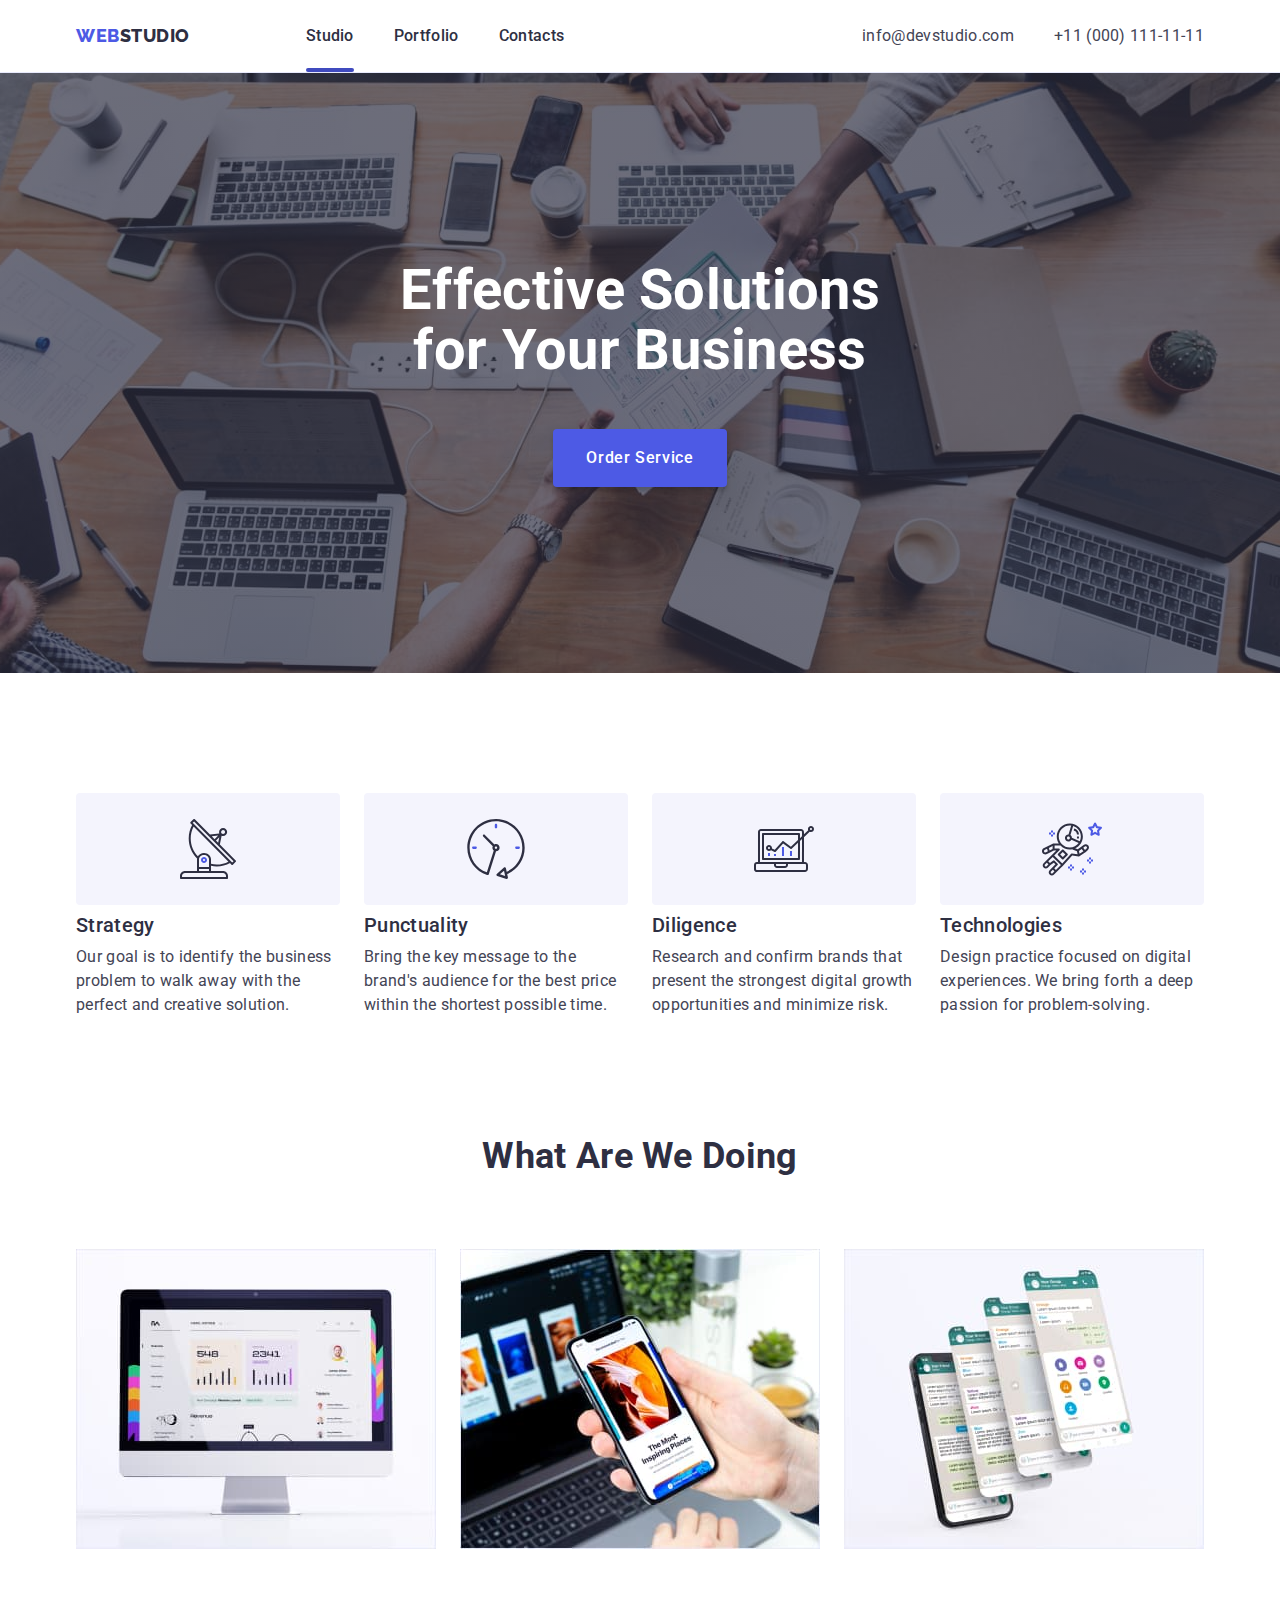
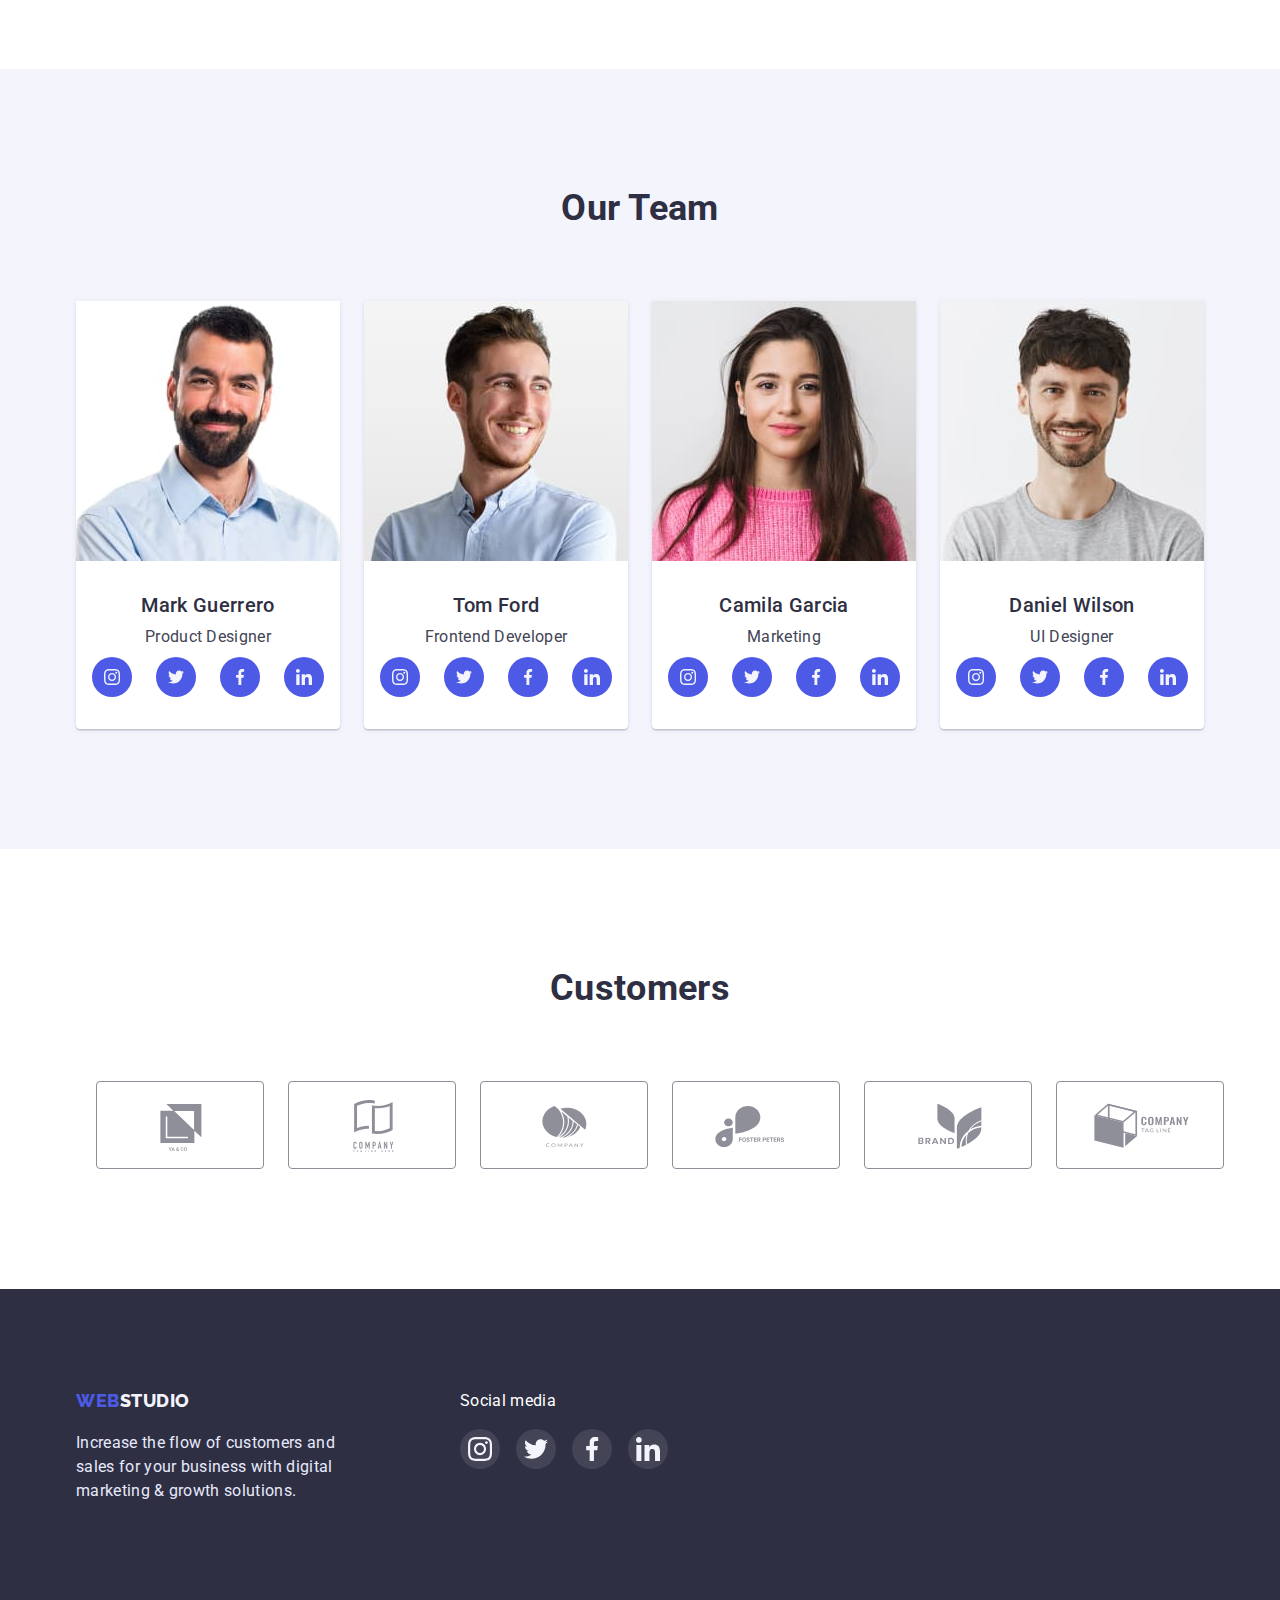
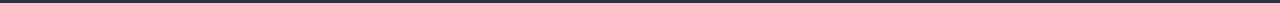
<file: index.html>
<!DOCTYPE html>
<html lang="en">
  <head>
    <meta charset="UTF-8" />
    <meta http-equiv="X-UA-Compatible" content="IE=edge" />
    <meta name="viewport" content="width=device-width, initial-scale=1.0" />
    <title>WebStudio</title>
    <link rel="preconnect" href="https://fonts.googleapis.com" />
    <link rel="preconnect" href="https://fonts.gstatic.com" crossorigin />
    <link
      href="https://fonts.googleapis.com/css2?family=Raleway:wght@800&family=Roboto:wght@400;500;700&display=swap"
      rel="stylesheet"
    />
    <link
      rel="stylesheet"
      href="https://cdnjs.cloudflare.com/ajax/libs/modern-normalize/1.1.0/modern-normalize.min.css"
    />
    <link rel="stylesheet" href="./css/styles.css" />
  </head>
  <body>
    <!--HEADER-->
    <header class="header">
      <div class="container main-nav">
        <nav class="site-nav">
          <a href="./index.html" class="logotype"
            >Web<span class="studio-header">Studio</span></a
          >
          <ul class="site-nav">
            <li class="studio-item item">
              <a class="link current" href="./index.html">Studio</a>
            </li>
            <li class="item">
              <a class="link" href="./portfolio.html">Portfolio</a>
            </li>
            <li class="item">
              <a class="link" href="./index.html">Contacts</a>
            </li>
          </ul>
        </nav>
        <address>
          <ul class="contacts">
            <li class="item">
              <a href="mailto:info@devstudio.com" class="link"
                >info@devstudio.com</a
              >
            </li>
            <li class="item">
              <a href="tel:+110001111111" class="link">+11 (000) 111-11-11</a>
            </li>
          </ul>
        </address>
      </div>
    </header>
    <main>
      <!--HERO-->
      <section class="overlay">
        <div class="container">
          <h1 class="main-title">Effective Solutions for Your Business</h1>
          <button data-modal-open class="button primary" type="button">
            Order Service
          </button>
        </div>
      </section>
      <!--GOALS-->
      <section class="section-goals">
        <div class="container">
          <h2 class="visually-hidden">Goals</h2>
          <ul class="goals-ul">
            <li class="goals-item">
              <div class="goals-box">
                <svg class="antenna-icon">
                  <use
                    href="./images/icons.svg/symbol-defs.svg#icon-antenna"
                  ></use>
                </svg>
              </div>
              <h3 class="definition">Strategy</h3>
              <p>
                Our goal is to identify the business problem to walk away with
                the perfect and creative solution.
              </p>
            </li>
            <li class="goals-item">
              <div class="goals-box">
                <svg class="antenna-icon">
                  <use
                    href="./images/icons.svg/symbol-defs.svg#icon-clock"
                  ></use>
                </svg>
              </div>
              <h3 class="definition">Punctuality</h3>
              <p>
                Bring the key message to the brand's audience for the best price
                within the shortest possible time.
              </p>
            </li>
            <li class="goals-item">
              <div class="goals-box">
                <svg class="antenna-icon">
                  <use
                    href="./images/icons.svg/symbol-defs.svg#icon-diagram"
                  ></use>
                </svg>
              </div>
              <h3 class="definition">Diligence</h3>
              <p>
                Research and confirm brands that present the strongest digital
                growth opportunities and minimize risk.
              </p>
            </li>
            <li class="goals-item">
              <div class="goals-box">
                <svg class="antenna-icon">
                  <use
                    href="./images/icons.svg/symbol-defs.svg#icon-astronaut"
                  ></use>
                </svg>
              </div>
              <h3 class="definition">Technologies</h3>
              <p>
                Design practice focused on digital experiences. We bring forth a
                deep passion for problem-solving.
              </p>
            </li>
          </ul>
        </div>
      </section>
      <!--GOALS ILLUSTRATIONS-->
      <section class="section">
        <div class="container">
          <h2 class="subtitle">What are we doing</h2>
          <ul class="goals-illustrations">
            <li>
              <img
                src="./images/what_are_we_doing/monitor.jpg"
                alt="monitor"
                width="360"
                height="300"
              />
            </li>
            <li>
              <img
                src="./images/what_are_we_doing/screen.jpg"
                alt="screen-mobile"
                width="360"
                height="300"
              />
            </li>
            <li>
              <img
                src="./images/what_are_we_doing/laptop.jpg"
                alt="laptop-and-mobile"
                width="360"
                height="300"
              />
            </li>
          </ul>
        </div>
      </section>
      <!--TEAM PHOTO-->
      <section class="section teamphotoes-bgr">
        <div class="container">
          <h2 class="subtitle">Our Team</h2>
          <ul class="team-photoes">
            <li class="teamphotoes-li">
              <img
                src="./images/our_team/mark_guerrero.jpg"
                width="264"
                height="260"
                alt="mark_guerrero"
              />
              <h3 class="definition">Mark Guerrero</h3>
              <p>Product Designer</p>
              <ul class="social-list">
                <li>
                  <a
                    href=""
                    class="social-list-link"
                    aria-label="link for instagram"
                    rel="noopener noreferer"
                    target="_blank"
                  >
                    <svg class="social-list-icon" width="16" height="16">
                      <use
                        href="./images/icons.svg/symbol-defs.svg#icon-instagram"
                      ></use>
                    </svg>
                  </a>
                </li>
                <li class="social-list-item">
                  <a
                    href=""
                    class="social-list-link"
                    aria-label="link for twitter"
                    rel="noopener noreferer"
                    target="_blank"
                  >
                    <svg width="16" height="16">
                      <use
                        href="./images/icons.svg/symbol-defs.svg#icon-twitter"
                      ></use>
                    </svg>
                  </a>
                </li>
                <li class="social-list-item">
                  <a
                    href=""
                    class="social-list-link"
                    aria-label="link for facebook"
                    rel="noopener noreferer"
                    target="_blank"
                  >
                    <svg class="social-list-icon" width="16" height="16">
                      <use
                        href="./images/icons.svg/symbol-defs.svg#icon-facebook"
                      ></use>
                    </svg>
                  </a>
                </li>
                <li class="social-list-item">
                  <a
                    href=""
                    class="social-list-link"
                    aria-label="link for linkedin"
                    rel="noopener noreferer"
                    target="_blank"
                  >
                    <svg class="social-list-icon" width="16" height="16">
                      <use
                        href="./images/icons.svg/symbol-defs.svg#icon-linkedin"
                      ></use>
                    </svg>
                  </a>
                </li>
              </ul>
            </li>
            <li class="teamphotoes-li">
              <img
                src="./images/our_team/tom_ford.jpg"
                width="264"
                height="260"
                alt="tom_ford"
              />
              <h3 class="definition">Tom Ford</h3>
              <p>Frontend Developer</p>
              <ul class="social-list">
                <li>
                  <a
                    href=""
                    class="social-list-link"
                    aria-label="link for instagram"
                    rel="noopener noreferer"
                    target="_blank"
                  >
                    <svg class="social-list-icon" width="16" height="16">
                      <use
                        href="./images/icons.svg/symbol-defs.svg#icon-instagram"
                      ></use>
                    </svg>
                  </a>
                </li>
                <li class="social-list-item">
                  <a
                    href=""
                    class="social-list-link"
                    aria-label="link for twitter"
                    rel="noopener noreferer"
                    target="_blank"
                  >
                    <svg width="16" height="16">
                      <use
                        href="./images/icons.svg/symbol-defs.svg#icon-twitter"
                      ></use>
                    </svg>
                  </a>
                </li>
                <li class="social-list-item">
                  <a
                    href=""
                    class="social-list-link"
                    aria-label="link for facebook"
                    rel="noopener noreferer"
                    target="_blank"
                  >
                    <svg class="social-list-icon" width="16" height="16">
                      <use
                        href="./images/icons.svg/symbol-defs.svg#icon-facebook"
                      ></use>
                    </svg>
                  </a>
                </li>
                <li class="social-list-item">
                  <a
                    href=""
                    class="social-list-link"
                    aria-label="link for linkedin"
                    rel="noopener noreferer"
                    target="_blank"
                  >
                    <svg class="social-list-icon" width="16" height="16">
                      <use
                        href="./images/icons.svg/symbol-defs.svg#icon-linkedin"
                      ></use>
                    </svg>
                  </a>
                </li>
              </ul>
            </li>
            <li class="teamphotoes-li">
              <img
                src="./images/our_team/camila_garcia.jpg"
                width="264"
                height="260"
                alt="camila_garcia"
              />
              <h3 class="definition">Camila Garcia</h3>
              <p>Marketing</p>
              <ul class="social-list">
                <li>
                  <a
                    href=""
                    class="social-list-link"
                    aria-label="link for instagram"
                    rel="noopener noreferer"
                    target="_blank"
                  >
                    <svg class="social-list-icon" width="16" height="16">
                      <use
                        href="./images/icons.svg/symbol-defs.svg#icon-instagram"
                      ></use>
                    </svg>
                  </a>
                </li>
                <li class="social-list-item">
                  <a
                    href=""
                    class="social-list-link"
                    aria-label="link for twitter"
                    rel="noopener noreferer"
                    target="_blank"
                  >
                    <svg width="16" height="16">
                      <use
                        href="./images/icons.svg/symbol-defs.svg#icon-twitter"
                      ></use>
                    </svg>
                  </a>
                </li>
                <li class="social-list-item">
                  <a
                    href=""
                    class="social-list-link"
                    aria-label="link for facebook"
                    rel="noopener noreferer"
                    target="_blank"
                  >
                    <svg class="social-list-icon" width="16" height="16">
                      <use
                        href="./images/icons.svg/symbol-defs.svg#icon-facebook"
                      ></use>
                    </svg>
                  </a>
                </li>
                <li class="social-list-item">
                  <a
                    href=""
                    class="social-list-link"
                    aria-label="link for linkedin"
                    rel="noopener noreferer"
                    target="_blank"
                  >
                    <svg class="social-list-icon" width="16" height="16">
                      <use
                        href="./images/icons.svg/symbol-defs.svg#icon-linkedin"
                      ></use>
                    </svg>
                  </a>
                </li>
              </ul>
            </li>
            <li class="teamphotoes-li">
              <img
                src="./images/our_team/daniel_wilson.jpg"
                width="264"
                height="260"
                alt="daniel_wilson"
              />
              <h3 class="definition">Daniel Wilson</h3>
              <p>UI Designer</p>
              <ul class="social-list">
                <li>
                  <a
                    href=""
                    class="social-list-link"
                    aria-label="link for instagram"
                    rel="noopener noreferer"
                    target="_blank"
                  >
                    <svg class="social-list-icon" width="16" height="16">
                      <use
                        href="./images/icons.svg/symbol-defs.svg#icon-instagram"
                      ></use>
                    </svg>
                  </a>
                </li>
                <li class="social-list-item">
                  <a
                    href=""
                    class="social-list-link"
                    aria-label="link for twitter"
                    rel="noopener noreferer"
                    target="_blank"
                  >
                    <svg width="16" height="16">
                      <use
                        href="./images/icons.svg/symbol-defs.svg#icon-twitter"
                      ></use>
                    </svg>
                  </a>
                </li>
                <li class="social-list-item">
                  <a
                    href=""
                    class="social-list-link"
                    aria-label="link for facebook"
                    rel="noopener noreferer"
                    target="_blank"
                  >
                    <svg class="social-list-icon" width="16" height="16">
                      <use
                        href="./images/icons.svg/symbol-defs.svg#icon-facebook"
                      ></use>
                    </svg>
                  </a>
                </li>
                <li class="social-list-item">
                  <a
                    href=""
                    class="social-list-link"
                    aria-label="link for linkedin"
                    rel="noopener noreferer"
                    target="_blank"
                  >
                    <svg class="social-list-icon" width="16" height="16">
                      <use
                        href="./images/icons.svg/symbol-defs.svg#icon-linkedin"
                      ></use>
                    </svg>
                  </a>
                </li>
              </ul>
            </li>
          </ul>
        </div>
      </section>
      <!--CUSTOMERS-->
      <section class="section">
        <div class="container">
          <h2 class="subtitle">Customers</h2>
          <ul class="customers-list">
            <li>
              <a
                href=""
                class="customer-link"
                aria-label="link for customer"
                rel="noopener noreferer"
                target="_blank"
                ><svg width="104" height="56" class="customer-icon">
                  <use
                    href="./images/icons.svg/symbol-defs.svg#icon-client1"
                  ></use>
                </svg>
              </a>
            </li>
            <li>
              <a
                href=""
                class="customer-link"
                aria-label="link for customer"
                rel="noopener noreferer"
                target="_blank"
                ><svg width="104" height="56" class="customer-icon">
                  <use
                    href="./images/icons.svg/symbol-defs.svg#icon-client2"
                  ></use>
                </svg>
              </a>
            </li>
            <li>
              <a
                href=""
                class="customer-link"
                aria-label="link for customer"
                rel="noopener noreferer"
                target="_blank"
                ><svg width="104" height="56" class="customer-icon">
                  <use
                    href="./images/icons.svg/symbol-defs.svg#icon-client3"
                  ></use>
                </svg>
              </a>
            </li>
            <li>
              <a
                href=""
                class="customer-link"
                aria-label="link for customer"
                rel="noopener noreferer"
                target="_blank"
                ><svg width="104" height="56" class="customer-icon">
                  <use
                    href="./images/icons.svg/symbol-defs.svg#icon-client4"
                  ></use>
                </svg>
              </a>
            </li>
            <li>
              <a
                href=""
                class="customer-link"
                aria-label="link for customer"
                rel="noopener noreferer"
                target="_blank"
                ><svg width="104" height="56" class="customer-icon">
                  <use
                    href="./images/icons.svg/symbol-defs.svg#icon-client5"
                  ></use>
                </svg>
              </a>
            </li>
            <li>
              <a
                href=""
                class="customer-link"
                aria-label="link for customer"
                rel="noopener noreferer"
                target="_blank"
                ><svg width="104" height="56" class="customer-icon">
                  <use
                    href="./images/icons.svg/symbol-defs.svg#icon-client6"
                  ></use>
                </svg>
              </a>
            </li>
          </ul>
        </div>
      </section>
    </main>
    <!--FOOTER-->
    <footer class="footer">
      <div class="container-footer">
        <div>
          <a href="./index.html" class="logotype link"
            >Web<span class="studio-footer">Studio</span></a
          >
          <p class="text-footer">
            Increase the flow of customers and sales for your business with
            digital marketing & growth solutions.
          </p>
        </div>
        <div class="social-footer">
          <p>Social media</p>
          <ul class="social-list-footer">
            <li>
              <a
                href=""
                class="social-footer-link"
                aria-label="link for instagram"
                rel="noopener noreferer"
                target="_blank"
              >
                <svg class="social-footer-icon" width="24" height="24">
                  <use
                    href="./images/icons.svg/symbol-defs.svg#icon-instagram"
                  ></use>
                </svg>
              </a>
            </li>
            <li class="social-list-item">
              <a
                href=""
                class="social-footer-link"
                aria-label="link for twitter"
                rel="noopener noreferer"
                target="_blank"
              >
                <svg width="24" height="24">
                  <use
                    href="./images/icons.svg/symbol-defs.svg#icon-twitter"
                  ></use>
                </svg>
              </a>
            </li>
            <li class="social-list-item">
              <a
                href=""
                class="social-footer-link"
                aria-label="link for facebook"
                rel="noopener noreferer"
                target="_blank"
              >
                <svg class="social-list-icon" width="24" height="24">
                  <use
                    href="./images/icons.svg/symbol-defs.svg#icon-facebook"
                  ></use>
                </svg>
              </a>
            </li>
            <li class="social-list-item">
              <a
                href=""
                class="social-footer-link"
                aria-label="link for linkedin"
                rel="noopener noreferer"
              >
                <svg class="social-list-icon" width="24" height="24">
                  <use
                    href="./images/icons.svg/symbol-defs.svg#icon-linkedin"
                  ></use>
                </svg>
              </a>
            </li>
          </ul>
        </div>
      </div>
    </footer>
    <div class="backdrop is-hidden" data-modal>
      <div class="modal">
        <button
          data-modal-close
          type="button"
          class="modal-button"
          aria-label="closing button"
          rel="noopener noreferer"
        >
          <svg class="close-icon" width="8" height="8">
            <use href="./images/icons.svg/symbol-defs.svg#icon-close"></use>
          </svg>
        </button>
      </div>
    </div>
    <script src="./js/modal.js"></script>
  </body>
</html>
</file>
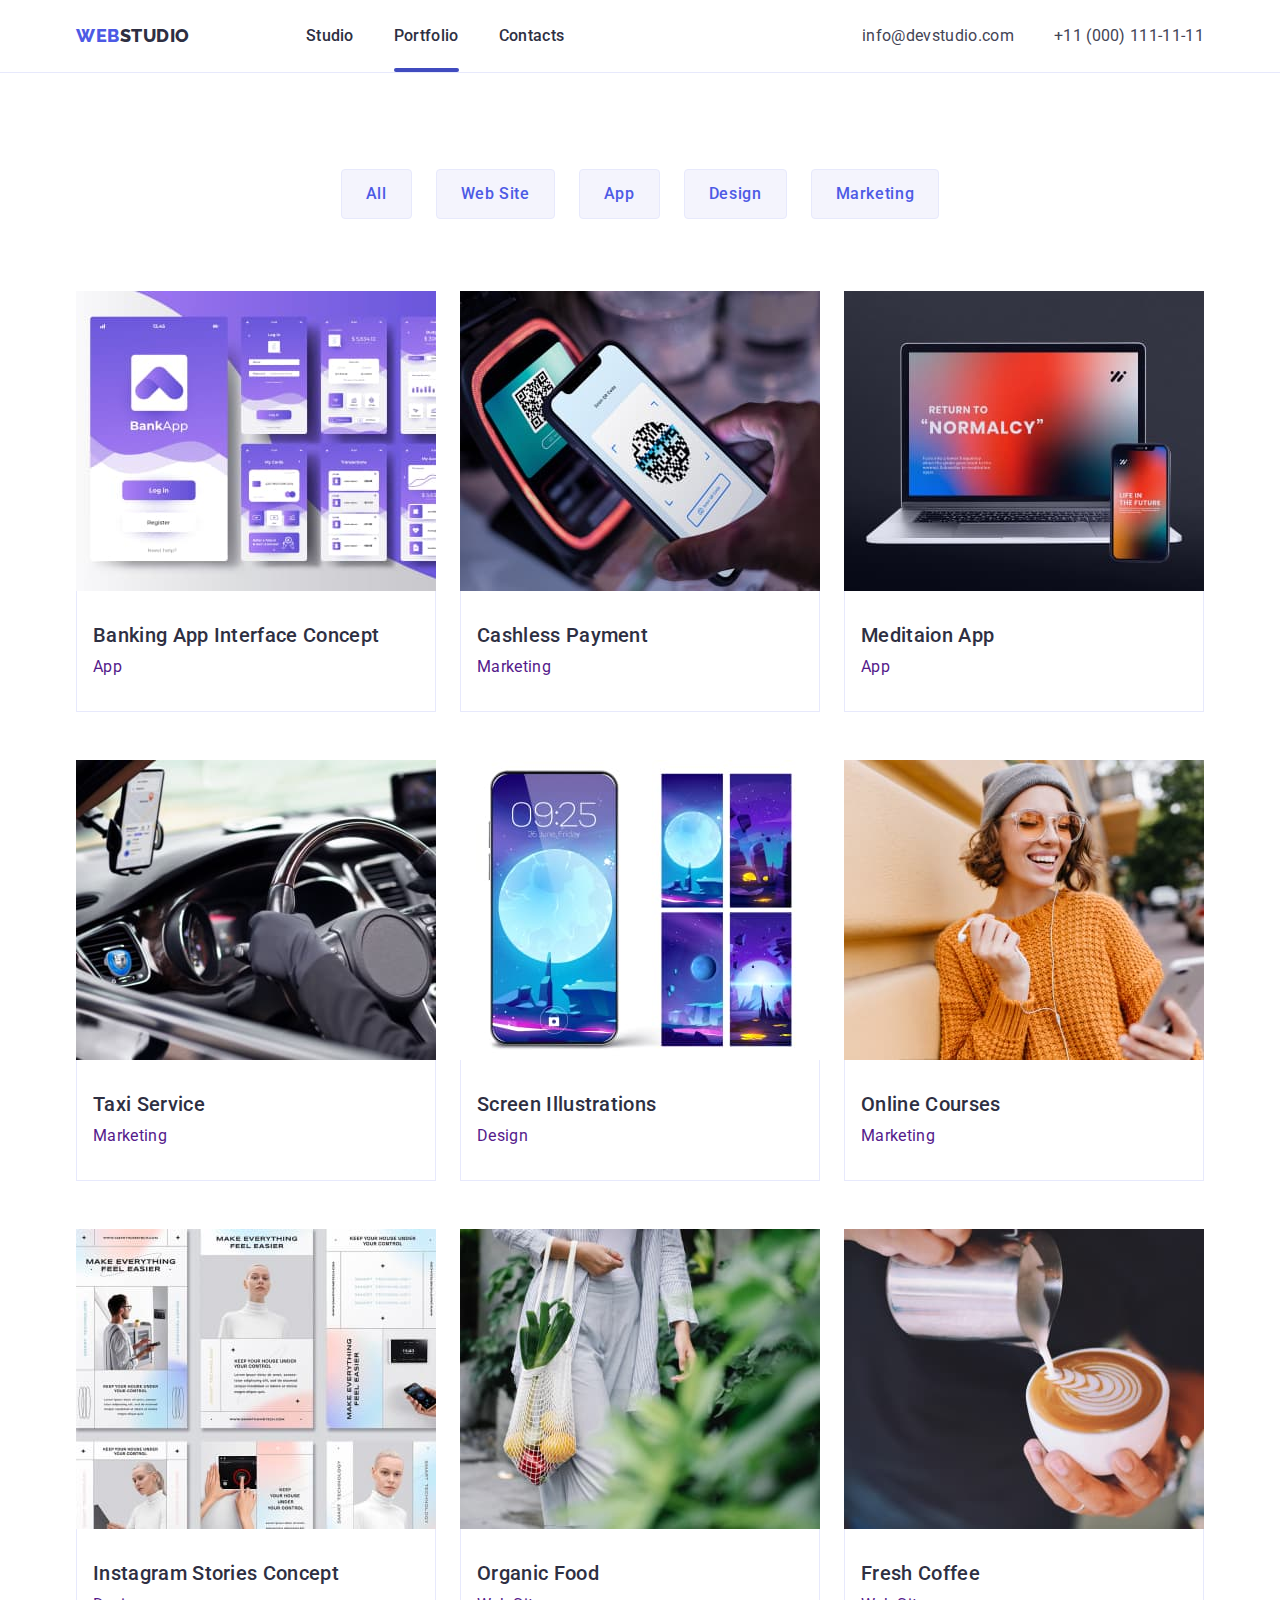
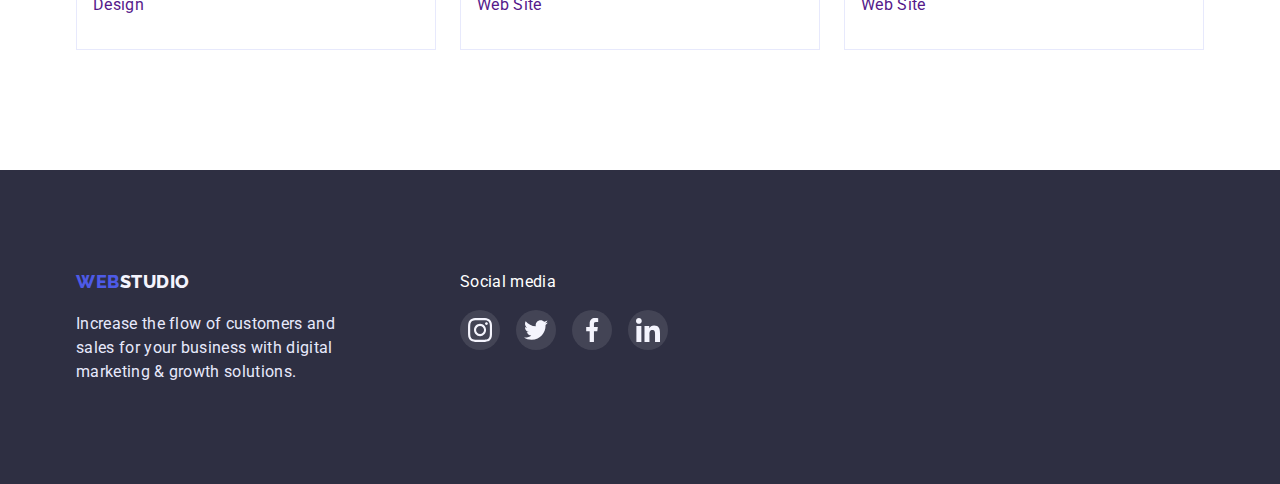
<file: portfolio.html>
<!DOCTYPE html>
<html lang="en">
  <head>
    <meta charset="UTF-8" />
    <meta http-equiv="X-UA-Compatible" content="IE=edge" />
    <meta name="viewport" content="width=device-width, initial-scale=1.0" />
    <title>Portfolio</title>
    <link rel="preconnect" href="https://fonts.googleapis.com" />
    <link rel="preconnect" href="https://fonts.gstatic.com" crossorigin />
    <link
      href="https://fonts.googleapis.com/css2?family=Raleway:wght@800&family=Roboto:wght@400;500;700&display=swap"
      rel="stylesheet"
    />
    <link
      rel="stylesheet"
      href="https://cdnjs.cloudflare.com/ajax/libs/modern-normalize/1.1.0/modern-normalize.min.css"
    />
    <link rel="stylesheet" href="./css/styles.css" />
  </head>
  <body>
    <!--HEADER-->
    <header class="header">
      <div class="container main-nav">
        <nav class="site-nav">
          <a href="./index.html" class="logotype"
            >Web<span class="studio-header">Studio</span></a
          >
          <ul class="site-nav">
            <li class="item">
              <a class="link" href="./index.html">Studio</a>
            </li>
            <li class="portfolio-item item">
              <a class="link current" href="./portfolio.html">Portfolio</a>
            </li>
            <li class="item">
              <a class="link" href="./index.html">Contacts</a>
            </li>
          </ul>
        </nav>
        <address>
          <ul class="contacts">
            <li class="item">
              <a href="mailto:info@devstudio.com" class="link"
                >info@devstudio.com</a
              >
            </li>
            <li class="item">
              <a href="tel:+110001111111" class="link">+11 (000) 111-11-11</a>
            </li>
          </ul>
        </address>
      </div>
    </header>
    <main>
      <!--PORTFOLIO-->
      <section class="section-portfolio">
        <div class="container">
          <h1 class="visually-hidden">Portfolio</h1>
          <ul class="portfolio-btn">
            <li>
              <button class="button secondary" type="button">All</button>
            </li>
            <li>
              <button class="button secondary" type="button">Web Site</button>
            </li>
            <li>
              <button class="button secondary" type="button">App</button>
            </li>
            <li>
              <button class="button secondary" type="button">Design</button>
            </li>
            <li>
              <button class="button secondary" type="button">Marketing</button>
            </li>
          </ul>
          <ul class="portfolio-illustrations">
            <li>
              <a
                href=""
                class="portfolio-illustration-link link"
                aria-label="link for Banking App Interface Concept"
                rel="noopener noreferer"
                target="_blank"
              >
                <div class="portfolio-image">
                  <img
                    src="./images/portfolio-items/banking-app-interface-concept.jpg"
                    alt="Banking App Interface Concept"
                    width="360"
                  />
                  <p class="overlay-portfolio">
                    14 Stylish and User-Friendly App Design Concepts · Task
                    Manager App · Calorie Tracker App · Exotic Fruit Ecommerce
                    App · Cloud Storage App
                  </p>
                </div>
                <div class="portfolio-border">
                  <h2 class="definition-portfolio">
                    Banking App Interface Concept
                  </h2>
                  <p class="portfolio-business">App</p>
                </div>
              </a>
            </li>
            <li>
              <a
                href=""
                class="portfolio-illustration-link link"
                aria-label="link for cashless payment"
                rel="noopener noreferer"
                target="_blank"
              >
                <div class="portfolio-image">
                  <img
                    src="./images/portfolio-items/cashless-payment.jpg"
                    alt="Banking App Interface Concept"
                    width="360"
                  />
                  <p class="overlay-portfolio">
                    14 Stylish and User-Friendly App Design Concepts · Task
                    Manager App · Calorie Tracker App · Exotic Fruit Ecommerce
                    App · Cloud Storage App
                  </p>
                </div>
                <div class="portfolio-border">
                  <h2 class="definition-portfolio">Cashless Payment</h2>
                  <p class="portfolio-business">Marketing</p>
                </div>
              </a>
            </li>
            <li>
              <a
                href=""
                class="portfolio-illustration-link link"
                aria-label="link for Meditaion App"
                rel="noopener noreferer"
                target="_blank"
              >
                <div class="portfolio-image">
                  <img
                    src="./images/portfolio-items/meditaion-app.jpg"
                    alt="Laptop and smartphone"
                    width="360"
                  />
                  <p class="overlay-portfolio">
                    14 Stylish and User-Friendly App Design Concepts · Task
                    Manager App · Calorie Tracker App · Exotic Fruit Ecommerce
                    App · Cloud Storage App
                  </p>
                </div>
                <div class="portfolio-border">
                  <h2 class="definition-portfolio">Meditaion App</h2>
                  <p class="portfolio-business">App</p>
                </div>
              </a>
            </li>
            <li>
              <a
                href=""
                class="portfolio-illustration-link link"
                aria-label="link for Taxi Service"
                rel="noopener noreferer"
                target="_blank"
              >
                <div class="portfolio-image">
                  <img
                    src="./images/portfolio-items/taxi-service.jpg"
                    alt="Smartphone inside taxi"
                    width="360"
                  />
                  <p class="overlay-portfolio">
                    14 Stylish and User-Friendly App Design Concepts · Task
                    Manager App · Calorie Tracker App · Exotic Fruit Ecommerce
                    App · Cloud Storage App
                  </p>
                </div>
                <div class="portfolio-border">
                  <h2 class="definition-portfolio">Taxi Service</h2>
                  <p class="portfolio-business">Marketing</p>
                </div>
              </a>
            </li>
            <li>
              <a
                href=""
                class="portfolio-illustration-link link"
                aria-label="link for Screen Illustrations"
                rel="noopener noreferer"
                target="_blank"
              >
                <div class="portfolio-image">
                  <img
                    src="./images/portfolio-items/screen-illustrations.jpg"
                    alt="Images on screen"
                    width="360"
                  />
                  <p class="overlay-portfolio">
                    14 Stylish and User-Friendly App Design Concepts · Task
                    Manager App · Calorie Tracker App · Exotic Fruit Ecommerce
                    App · Cloud Storage App
                  </p>
                </div>
                <div class="portfolio-border">
                  <h2 class="definition-portfolio">Screen Illustrations</h2>
                  <p class="portfolio-business">Design</p>
                </div>
              </a>
            </li>
            <li>
              <a
                href=""
                class="portfolio-illustration-link link"
                aria-label="link for Online Courses"
                rel="noopener noreferer"
                target="_blank"
              >
                <div class="portfolio-image">
                  <img
                    src="./images/portfolio-items/online-courses.jpg"
                    alt="Girl looks at the smartphone"
                    width="360"
                  />
                  <p class="overlay-portfolio">
                    14 Stylish and User-Friendly App Design Concepts · Task
                    Manager App · Calorie Tracker App · Exotic Fruit Ecommerce
                    App · Cloud Storage App
                  </p>
                </div>
                <div class="portfolio-border">
                  <h2 class="definition-portfolio">Online Courses</h2>
                  <p class="portfolio-business">Marketing</p>
                </div>
              </a>
            </li>
            <li>
              <a
                href=""
                class="portfolio-illustration-link link"
                aria-label="link for Instagram Stories Concept"
                rel="noopener noreferer"
                target="_blank"
              >
                <div class="portfolio-image">
                  <img
                    src="./images/portfolio-items/instagram-stories-concept.jpg"
                    alt="Instagram Stories Concept"
                  />
                  <p class="overlay-portfolio">
                    14 Stylish and User-Friendly App Design Concepts · Task
                    Manager App · Calorie Tracker App · Exotic Fruit Ecommerce
                    App · Cloud Storage App
                  </p>
                </div>
                <div class="portfolio-border">
                  <h2 class="definition-portfolio">
                    Instagram Stories Concept
                  </h2>
                  <p class="portfolio-business">Design</p>
                </div>
              </a>
            </li>
            <li>
              <a
                href=""
                class="portfolio-illustration-link link"
                aria-label="link for web site Organic Food"
                rel="noopener noreferer"
                target="_blank"
              >
                <div class="portfolio-image">
                  <img
                    src="./images/portfolio-items/organic-food.jpg"
                    alt="Vegetables in the bag"
                    width="360"
                  />
                  <p class="overlay-portfolio">
                    14 Stylish and User-Friendly App Design Concepts · Task
                    Manager App · Calorie Tracker App · Exotic Fruit Ecommerce
                    App · Cloud Storage App
                  </p>
                </div>
                <div class="portfolio-border">
                  <h2 class="definition-portfolio">Organic Food</h2>
                  <p class="portfolio-business">Web Site</p>
                </div>
              </a>
            </li>
            <li>
              <a
                href=""
                class="portfolio-illustration-link link"
                aria-label="link for Fresh Coffee web site "
                rel="noopener noreferer"
                target="_blank"
              >
                <div class="portfolio-image">
                  <img
                    src="./images/portfolio-items/fresh-coffee.jpg"
                    alt="Barista making fresh-coffee"
                    width="360"
                  />
                  <p class="overlay-portfolio">
                    14 Stylish and User-Friendly App Design Concepts · Task
                    Manager App · Calorie Tracker App · Exotic Fruit Ecommerce
                    App · Cloud Storage App
                  </p>
                </div>
                <div class="portfolio-border">
                  <h2 class="definition-portfolio">Fresh Coffee</h2>
                  <p class="portfolio-business">Web Site</p>
                </div>
              </a>
            </li>
          </ul>
        </div>
      </section>
    </main>
    <!--FOOTER-->
    <footer class="footer">
      <div class="container-footer">
        <div>
          <a href="./index.html" class="logotype link"
            >Web<span class="studio-footer">Studio</span></a
          >
          <p class="text-footer">
            Increase the flow of customers and sales for your business with
            digital marketing & growth solutions.
          </p>
        </div>
        <div class="social-footer">
          <p>Social media</p>
          <ul class="social-list-footer">
            <li>
              <a
                href=""
                class="social-footer-link"
                aria-label="link for instagram"
                rel="noopener noreferer"
                target="_blank"
              >
                <svg class="social-footer-icon" width="24" height="24">
                  <use
                    href="./images/icons.svg/symbol-defs.svg#icon-instagram"
                  ></use>
                </svg>
              </a>
            </li>
            <li class="social-list-item">
              <a
                href=""
                class="social-footer-link"
                aria-label="link for twitter"
                rel="noopener noreferer"
                target="_blank"
              >
                <svg width="24" height="24">
                  <use
                    href="./images/icons.svg/symbol-defs.svg#icon-twitter"
                  ></use>
                </svg>
              </a>
            </li>
            <li class="social-list-item">
              <a
                href=""
                class="social-footer-link"
                aria-label="link for facebook"
                rel="noopener noreferer"
                target="_blank"
              >
                <svg class="social-list-icon" width="24" height="24">
                  <use
                    href="./images/icons.svg/symbol-defs.svg#icon-facebook"
                  ></use>
                </svg>
              </a>
            </li>
            <li class="social-list-item">
              <a
                href=""
                class="social-footer-link"
                aria-label="link for linkedin"
                rel="noopener noreferer"
                target="_blank"
              >
                <svg class="social-list-icon" width="24" height="24">
                  <use
                    href="./images/icons.svg/symbol-defs.svg#icon-linkedin"
                  ></use>
                </svg>
              </a>
            </li>
          </ul>
        </div>
      </div>
    </footer>
  </body>
</html>
</file>
<file: css/styles.css>
:root {
  --text-color: #434455;
  --dark-color: #2e2f42;
  --pressed-state-color: #404bbf;
  --primary-brand-color: #4d5ae5;
  --accent-color: #e7e9fc;
  --white-color: #ffffff;
  --light-color: #f4f4fd;
  --green-color: #31d0aa;
  --lightslate-color: #8e8f99;
  --modal-background-color: #fcfcfc;
  --transition-time: 250ms;
  --cubic: cubic-bezier(0.4, 0, 0.2, 1);
}

html {
  box-sizing: border-box;
}

*,
*::before,
*::after {
  box-sizing: inherit;
}

body {
  font-family: "Roboto", sans-serif;
  font-size: 16px;
  letter-spacing: 0.02em;
  line-height: 1.5;
  color: var(--text-color);
  background-color: var(--white-color);
}

.link {
  text-decoration: none;
}

ul {
  list-style: none;
  margin-top: 0;
  margin-bottom: 0;
}

p {
  margin-top: 0;
  margin-bottom: 0;
}

h1 {
  margin: 0;
}

textarea {
  resize: none;
}

img {
  display: block;
  max-width: 100%;
  height: auto;
}

.visually-hidden {
  position: absolute;
  width: 1px;
  height: 1px;
  margin: -1px;
  border: 0;
  padding: 0;

  white-space: nowrap;
  clip-path: inset(100%);
  clip: rect(0 0 0 0);
  overflow: hidden;
}

.container {
  margin-right: auto;
  margin-left: auto;
  width: 1158px;
  padding-left: 15px;
  padding-right: 15px;
}

.section {
  padding-top: 120px;
  padding-bottom: 120px;
}

/*HEADER*/
.header {
  border-bottom: 1px solid #e7e9fc;
}

.main-nav {
  display: flex;
  align-items: center;
  justify-content: space-between;
}

.logotype {
  display: flex;
  align-items: center;
  margin-right: 76px;
  font-family: "Raleway", sans-serif;
  font-weight: 800;
  font-size: 18px;
  line-height: 1.33;
  letter-spacing: 0.03em;
  text-transform: uppercase;
  color: var(--primary-brand-color);
  text-decoration: none;
}

.studio-header {
  color: var(--dark-color);
}

.studio-item,
.portfolio-item {
  position: relative;
}

.studio-item::after,
.portfolio-item::after {
  position: absolute;
  content: "";
  width: 100%;
  height: 4px;
  left: 0;
  bottom: 0;
  display: block;
  background-color: var(--pressed-state-color);
  border-radius: 2px;
}

.site-nav {
  display: flex;
}

.site-nav .link {
  padding: 24px 0;
  display: block;
  color: var(--dark-color);
  font-weight: 500;

  transition: color var(--transition-time) var(--cubic);
}

.site-nav .item + .item {
  margin-left: 40px;
}

.site-nav .link:hover,
.site-nav .link:focus,
.contacts .link:hover,
.contacts .link:focus {
  color: var(--pressed-state-color);
}

.contacts {
  padding: 0;
  display: flex;
  margin-left: auto;
}

.contacts .item + .item {
  margin-left: 40px;
}

.contacts .link {
  font-style: normal;
  color: var(--text-color);

  transition: color var(--transition-time) var(--cubic);
}

/*HERO*/

.overlay {
  text-align: center;
  padding-top: 188px;
  padding-bottom: 188px;
  max-width: 1440px;
  height: 600px;
  margin: 0 auto;
  outline: 1px solid transparent;
  background-image: linear-gradient(
      to right,
      rgba(46, 47, 66, 0.7),
      rgba(46, 47, 66, 0.7)
    ),
    url(../images/hero-background.jpg);
  background-repeat: no-repeat;
  background-position: center;
  background-size: cover;
  background-color: var(--dark-color);
}

.main-title {
  display: inline-block;
  max-width: 496px;
  font-size: 56px;
  line-height: 1.07;
  color: var(--white-color);
  margin-bottom: 48px;
}

.button {
  display: flex;
  align-items: center;
  margin-right: auto;
  margin-left: auto;
  border-radius: 4px;
  font-weight: 500;
  line-height: 1.5;
  letter-spacing: 0.04em;
  text-align: center;
  border: 1px solid transparent;
  cursor: pointer;
}

.button.primary {
  padding: 16px 32px;
  box-shadow: 0px 4px 4px rgba(0, 0, 0, 0.15);
  color: var(--white-color);
  background-color: var(--primary-brand-color);

  transition: background-color var(--transition-time) var(--cubic);
}

.button.primary:hover,
.button.primary:focus {
  background-color: var(--pressed-state-color);
}

.button.secondary {
  padding: 12px 24px;
  border: 1px solid var(--accent-color);
  color: var(--primary-brand-color);
  background-color: var(--light-color);
  border-color: var(--accent-color);

  transition: color var(--transition-time) var(--cubic),
    background-color var(--transition-time) var(--cubic),
    border var(--transition-time) var(--cubic),
    box-shadow var(--transition-time) var(--cubic);
}

.button.secondary:hover,
.button.secondary:focus {
  color: var(--white-color);
  background-color: var(--pressed-state-color);
  border: 1px solid transparent;
  box-shadow: 0px 3px 1px rgba(0, 0, 0, 0.1), 0px 2px 1px rgba(0, 0, 0, 0.08),
    0px 2px 2px rgba(0, 0, 0, 0.12);
}

/*GOALS, GOALS ILLUSTRATIONS, TEAM PHOTO*/

.section-goals {
  padding-top: 120px;
  padding-bottom: 0;
}
.goals-ul {
  display: flex;
  padding-left: 0;
  gap: 24px;
}

.goals-item {
  flex-basis: 264px;
}

.goals-box {
  display: flex;
  margin-bottom: 8px;
  width: 264px;
  height: 112px;
  background: #f4f4fd;
  border-radius: 4px;
  align-items: center;
  justify-content: center;
}

.antenna-icon {
  width: 60px;
  height: 64px;
}

.subtitle {
  margin: 0 0 72px 0;
  font-size: 36px;
  line-height: 1.11;
  text-transform: capitalize;
  color: var(--dark-color);
  text-align: center;
}

.definition {
  margin: 32px 0 8px;
  font-weight: 500;
  font-size: 20px;
  line-height: 1.2;
  color: var(--dark-color);
}

.goals-ul .definition {
  margin: 0 0 8px;
}

.goals-illustrations,
.team-photoes {
  padding: 0;
  margin: 0;
  display: flex;
  gap: 24px;
}

.teamphotoes-bgr {
  background-color: var(--light-color);
}

.team-photoes .definition {
  text-align: center;
}

.team-photoes p {
  text-align: center;
}

.teamphotoes-li {
  background-color: var(--white-color);
  box-shadow: 0px 1px 6px rgba(46, 47, 66, 0.08),
    0px 1px 1px rgba(46, 47, 66, 0.16), 0px 2px 1px rgba(46, 47, 66, 0.08);
  border-radius: 0px 0px 4px 4px;
}

.social-list {
  display: flex;
  align-items: center;
  justify-content: center;
  gap: 24px;
  padding: 0;
  margin: 8px 0 32px;
}

.social-list-link {
  width: 40px;
  height: 40px;
  border-radius: 50%;

  background: var(--primary-brand-color);
  padding: 0;
  display: flex;
  align-items: center;
  justify-content: center;

  transition: background-color var(--transition-time) var(--cubic);
}

.social-list-icon {
  fill: currentColor;
}

.social-list-link:hover,
.social-list-link:focus {
  background-color: var(--pressed-state-color);
}

/*PORTFOLIO*/

.section-portfolio {
  padding-top: 96px;
  padding-bottom: 120px;
}

.portfolio-btn {
  display: flex;
  align-items: center;
  justify-content: center;
  gap: 24px;
  margin-bottom: 72px;
  padding: 0;
}

.portfolio-illustrations {
  display: flex;
  flex-wrap: wrap;
  row-gap: 48px;
  column-gap: 24px;
  margin: o;
  padding: 0;
}

.portfolio-image {
  position: relative;
  max-width: 360px;
  max-height: 300px;
  overflow: hidden;
}

.overlay-portfolio {
  position: absolute;
  top: 0;
  left: 0;
  width: 100%;
  height: 100%;
  padding: 40px 32px 0 32px;
  color: var(--light-color);
  background-color: var(--primary-brand-color);
  transform: translateY(101%);
  transition: transform var(--transition-time) var(--cubic);
}

.portfolio-illustration-link {
  display: block;

  transition: box-shadow var(--transition-time) var(--cubic);
}

.portfolio-illustration-link:hover {
  box-shadow: 0px 1px 6px rgba(46, 47, 66, 0.08),
    0px 1px 1px rgba(46, 47, 66, 0.16), 0px 2px 1px rgba(46, 47, 66, 0.08);
}

.portfolio-illustration-link:hover .overlay-portfolio,
.portfolio-illustration-link:hover .overlay-portfolio {
  transform: translateY(0);
}

.portfolio-border {
  display: flex;
  flex-direction: column;
  border-right: 1px solid var(--accent-color);
  border-bottom: 1px solid var(--accent-color);
  border-left: 1px solid var(--accent-color);
}

.definition-portfolio {
  font-weight: 500;
  font-size: 20px;
  line-height: 1.2;
  color: var(--dark-color);
  margin-top: 32px;
  margin-right: auto;
  margin-bottom: 8px;
  margin-left: 16px;
}

.portfolio-business {
  margin-left: 16px;
  margin-bottom: 32px;
  margin-right: auto;
}

/**CUSTOMERS**/

.customers-list {
  display: flex;
  align-items: center;
  justify-content: center;
  gap: 24px;
}

.customer-link {
  display: flex;
  align-items: center;
  justify-content: center;
  width: 168px;
  height: 88px;
  border: 1px solid var(--lightslate-color);
  border-radius: 4px;

  transition: border-color var(--transition-time) var(--cubic);
}

.customer-icon {
  fill: var(--lightslate-color);

  transition: fill var(--transition-time) var(--cubic);
}

.customer-link:hover,
.customer-link:focus {
  border-color: var(--pressed-state-color);
}

.customer-link:hover .customer-icon,
.customer-link:focus .customer-icon {
  fill: var(--pressed-state-color);
}
/*FOOTER*/

.footer {
  display: flex;
  background: var(--dark-color);
  padding-top: 100px;
  padding-bottom: 100px;
}

.container-footer {
  display: flex;
  margin-right: auto;
  margin-left: auto;
  width: 1158px;
  padding-left: 15px;
  padding-right: 15px;
  gap: 120px;
}

.footer .logotype {
  margin-right: 0;
}

.studio-footer {
  color: var(--light-color);
}

.text-footer {
  max-width: 264px;
  color: var(--accent-color);
  margin-top: 18px;
}

.social-footer {
  color: var(--white-color);
}

.social-list-footer {
  display: flex;
  align-items: center;
  justify-content: center;
  margin-top: 16px;
  gap: 16px;
  padding: 0;
}

.social-footer-link {
  display: flex;
  width: 40px;
  height: 40px;
  border-radius: 50%;
  background: var(--text-color);
  align-items: center;
  justify-content: center;
  background-color: rgba(255, 255, 255, 0.1);
  transition: background-color var(--transition-time) var(--cubic);
}

.social-footer-icon {
  fill: currentColor;
}

.social-footer-link:hover,
.social-footer-link:focus {
  background-color: var(--green-color);
}

.backdrop {
  position: fixed;
  top: 0;
  left: 0;
  width: 100%;
  height: 100%;
  background: rgba(46, 47, 66, 0.4);
  opacity: 1;

  transition: opacity var(--transition-time) var(--cubic),
    visibility var(--transition-time) var(--cubic);
}

.backdrop.is-hidden {
  visibility: hidden;
  opacity: 0;
  pointer-events: none;
}

.modal {
  position: absolute;
  top: 50%;
  left: 50%;

  display: flex;
  width: 408px;
  height: 576px;
  opacity: 1;
  background: var(--modal-background-color);
  box-shadow: 0px 1px 1px rgba(0, 0, 0, 0.14), 0px 1px 3px rgba(0, 0, 0, 0.12),
    0px 2px 1px rgba(0, 0, 0, 0.2);
  border-radius: 4px;
  cursor: pointer;

  transform: translate(-50%, -50%) scale(1);
  transition: transform var(--transition-time) var(--cubic),
    opacity var(--transition-time) var(--cubic);
}

.backdrop.is-hidden .modal {
  transform: translate(-50%, -50%) scale(0.7);
}

.modal-button {
  position: absolute;
  top: 24px;
  right: 24px;
  cursor: pointer;
  background: var(--accent-color);
  border-radius: 50%;
  border: 1px solid rgba(0, 0, 0, 0.1);
}

.close-icon {
  display: inline-flex;
  align-items: center;
  justify-content: center;
}

.modal-form-group {
  display: flex;
  flex-direction: column;
}
</file>
